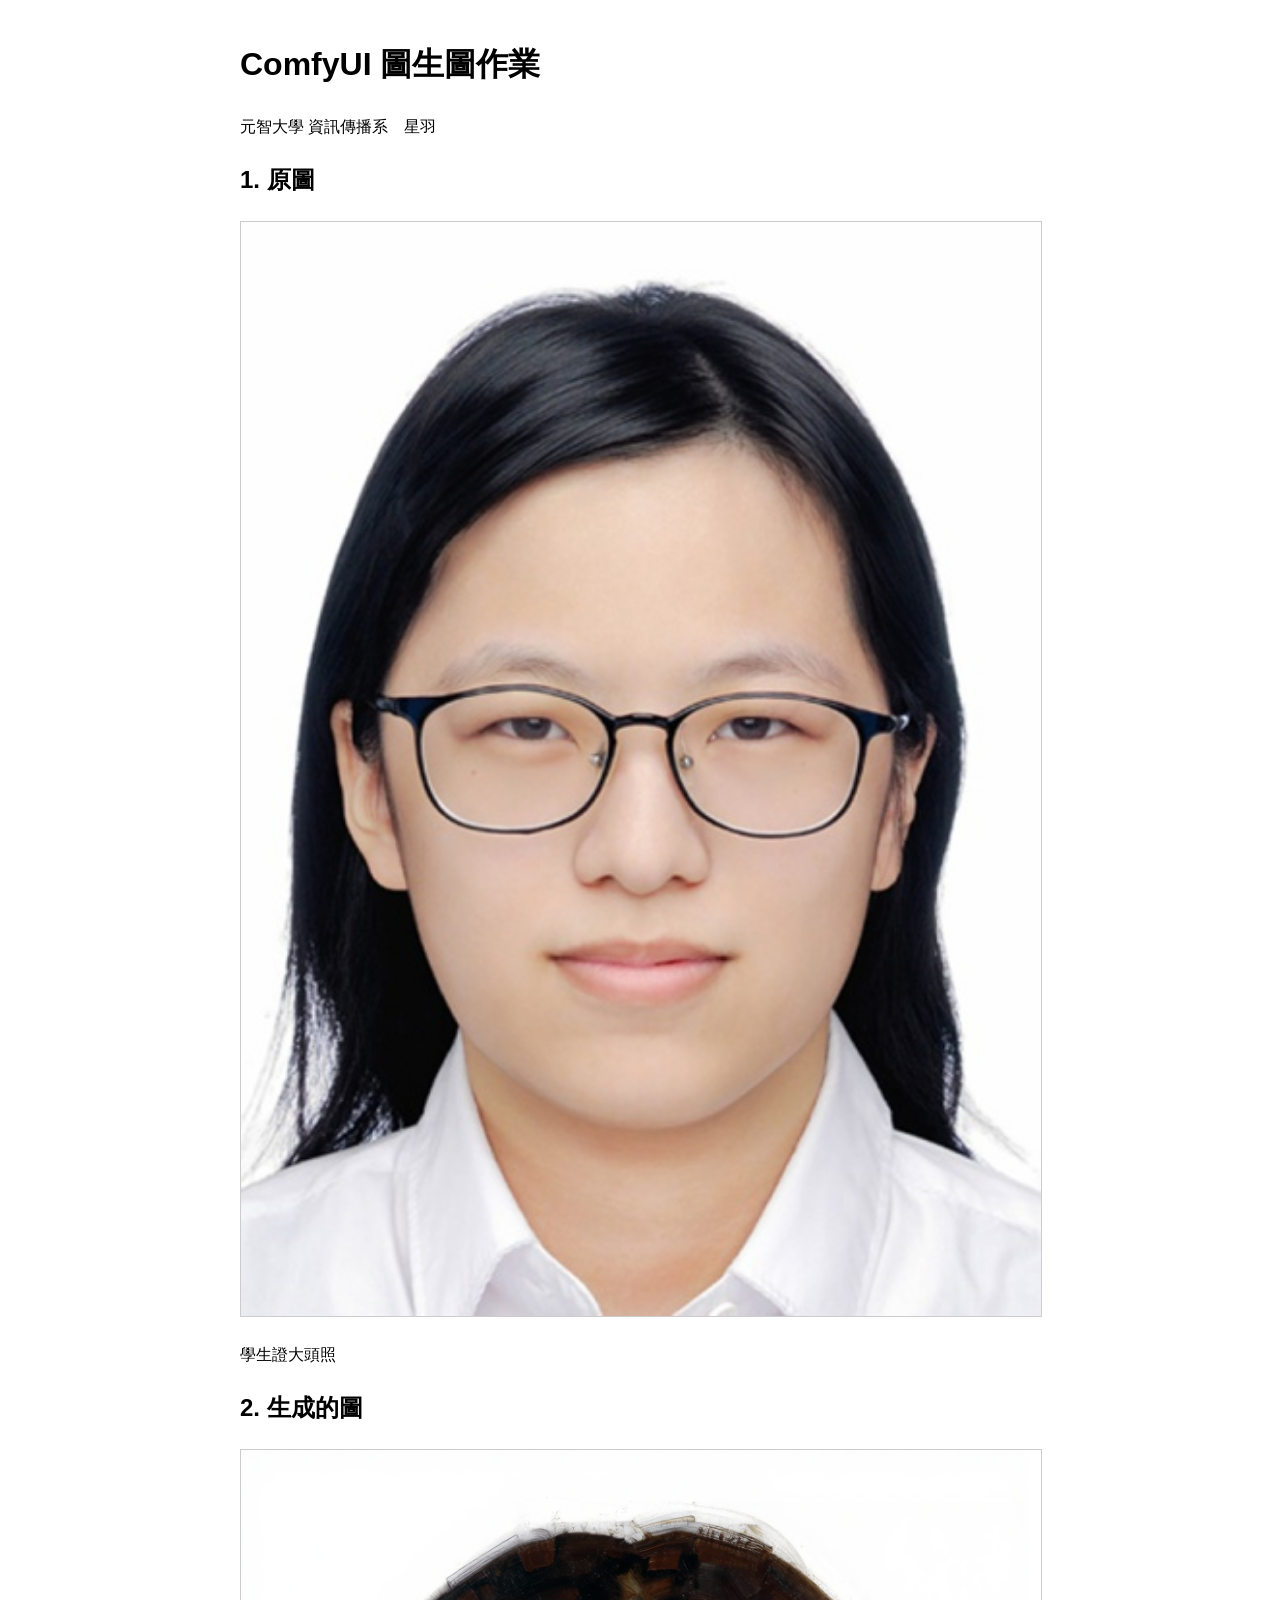
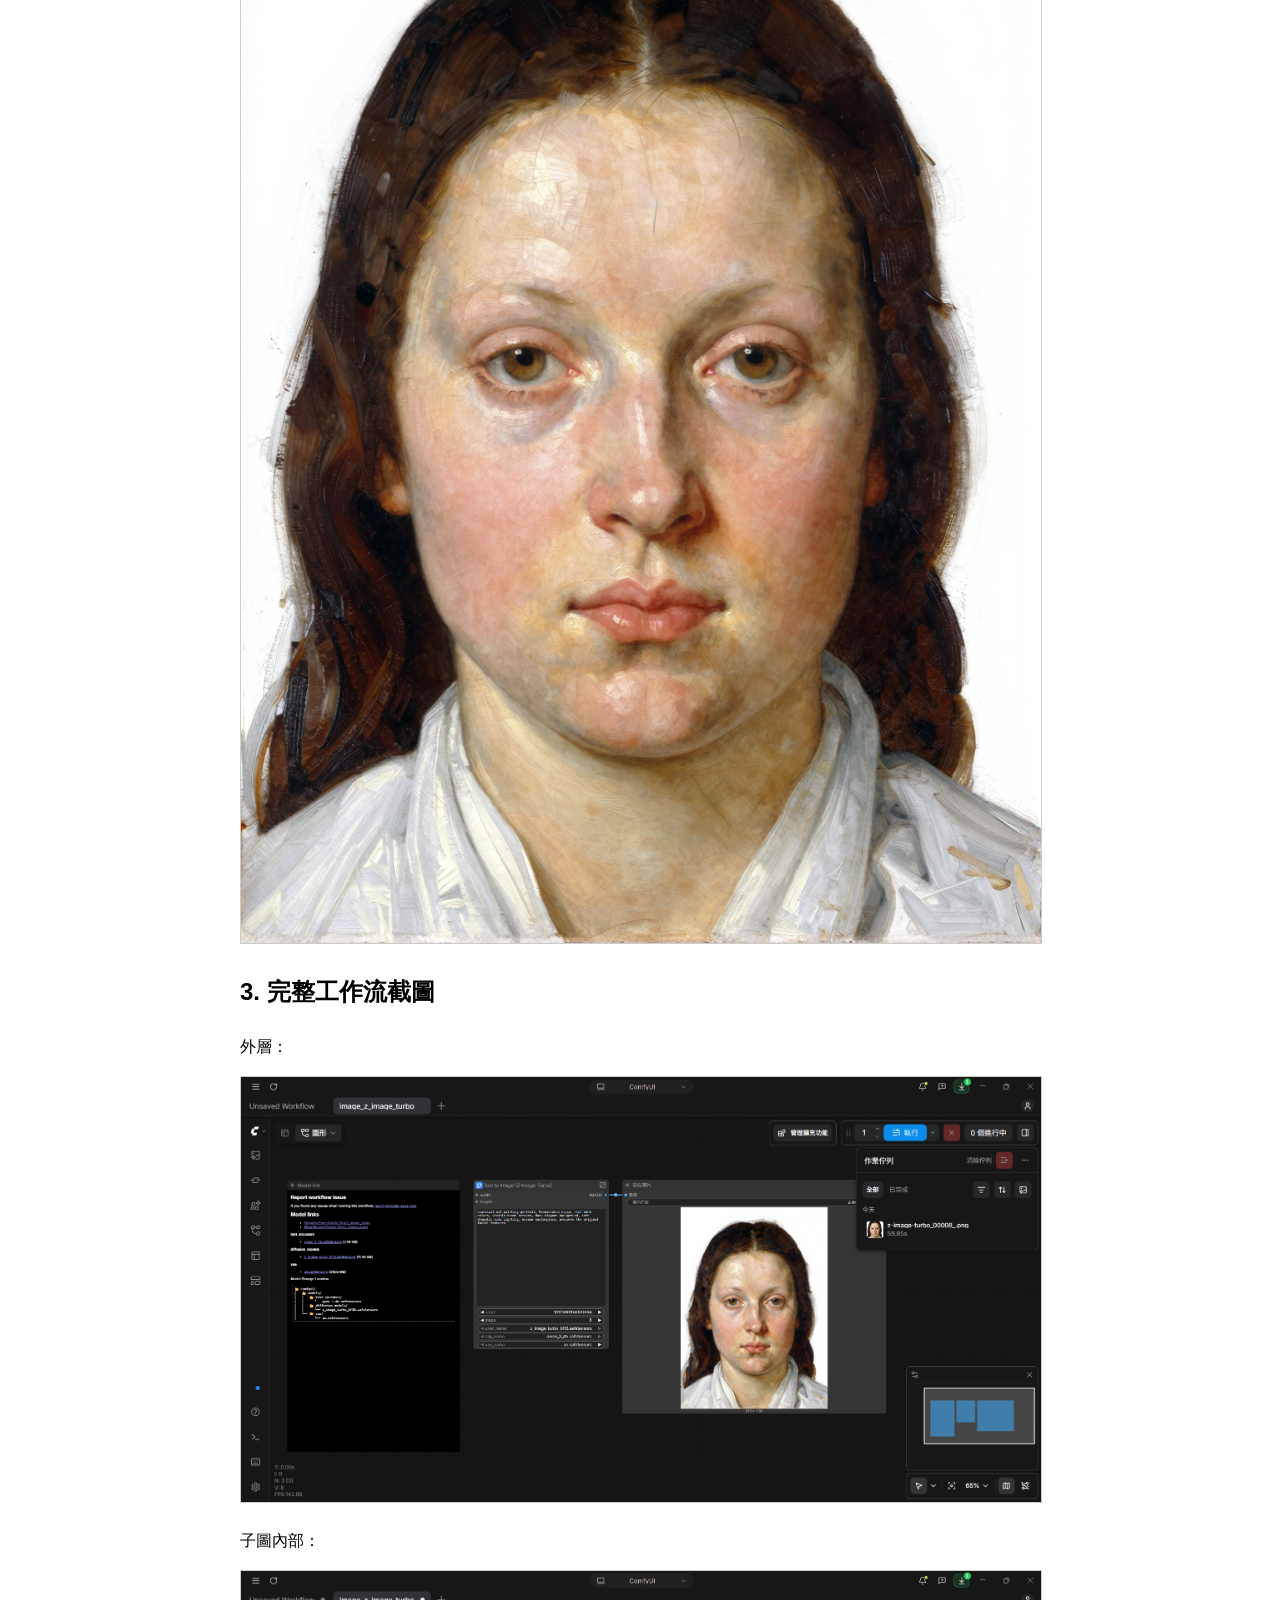
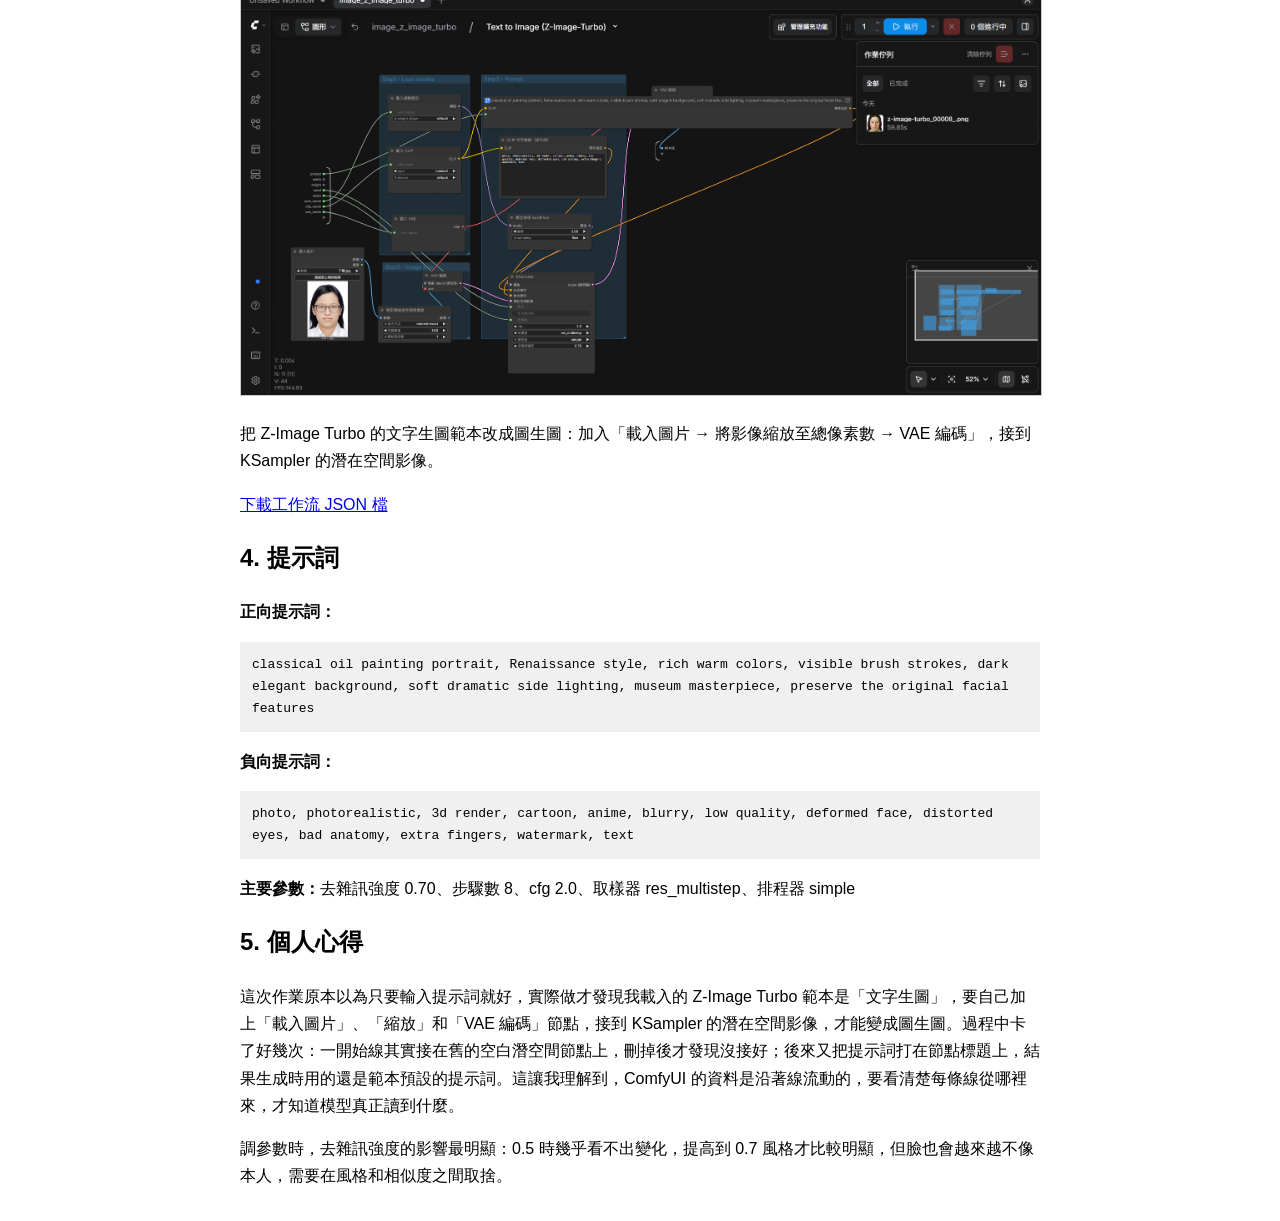
<file: 20261015_comfyui/index.html>
<!DOCTYPE html>
<html lang="zh-Hant">
<head>
  <meta charset="UTF-8">
  <meta name="viewport" content="width=device-width, initial-scale=1.0">
  <title>ComfyUI 圖生圖作業</title>

  <!-- 外觀設定：只有這幾行 -->
  <style>
    body {
      max-width: 800px;      /* 內容最寬 800 像素 */
      margin: 0 auto;        /* 置中 */
      padding: 16px;
      font-family: "Microsoft JhengHei", sans-serif;
      line-height: 1.7;
    }
    img {
      width: 100%;           /* 圖片寬度跟著畫面縮放 */
      border: 1px solid #ccc;
    }
    pre {
      background: #f0f0f0;   /* 提示詞的灰色底 */
      padding: 12px;
      white-space: pre-wrap; /* 太長自動換行 */
    }
  </style>
</head>

<body>

  <h1>ComfyUI 圖生圖作業</h1>
  <p>元智大學 資訊傳播系　星羽</p>

  <!-- 1. 原圖 -->
  <h2>1. 原圖</h2>
  <img src="images/original.jpg" alt="原圖">
  <p>學生證大頭照</p>

  <!-- 2. 生成的圖 -->
  <h2>2. 生成的圖</h2>
  <img src="images/result.png" alt="生成的圖">

  <!-- 3. 工作流截圖（兩張） -->
  <h2>3. 完整工作流截圖</h2>
  <p>外層：</p>
  <img src="images/workflow-outer.png" alt="工作流外層">
  <p>子圖內部：</p>
  <img src="images/workflow-inner.png" alt="工作流子圖內部">
  <p>把 Z-Image Turbo 的文字生圖範本改成圖生圖：加入「載入圖片 → 將影像縮放至總像素數 → VAE 編碼」，接到 KSampler 的潛在空間影像。</p>
  <p><a href="workflow.json" download>下載工作流 JSON 檔</a></p>

  <!-- 4. 提示詞 -->
  <h2>4. 提示詞</h2>
  <p><b>正向提示詞：</b></p>
  <pre>classical oil painting portrait, Renaissance style, rich warm colors, visible brush strokes, dark elegant background, soft dramatic side lighting, museum masterpiece, preserve the original facial features</pre>
  <p><b>負向提示詞：</b></p>
  <pre>photo, photorealistic, 3d render, cartoon, anime, blurry, low quality, deformed face, distorted eyes, bad anatomy, extra fingers, watermark, text</pre>
  <p><b>主要參數：</b>去雜訊強度 0.70、步驟數 8、cfg 2.0、取樣器 res_multistep、排程器 simple</p>
  
  <!-- 5. 心得 -->
  <h2>5. 個人心得</h2>
  <p>這次作業原本以為只要輸入提示詞就好，實際做才發現我載入的 Z-Image Turbo 範本是「文字生圖」，要自己加上「載入圖片」、「縮放」和「VAE 編碼」節點，接到 KSampler 的潛在空間影像，才能變成圖生圖。過程中卡了好幾次：一開始線其實接在舊的空白潛空間節點上，刪掉後才發現沒接好；後來又把提示詞打在節點標題上，結果生成時用的還是範本預設的提示詞。這讓我理解到，ComfyUI 的資料是沿著線流動的，要看清楚每條線從哪裡來，才知道模型真正讀到什麼。</p>
  <p>調參數時，去雜訊強度的影響最明顯：0.5 時幾乎看不出變化，提高到 0.7 風格才比較明顯，但臉也會越來越不像本人，需要在風格和相似度之間取捨。</p>

</body>
</html>
</file>
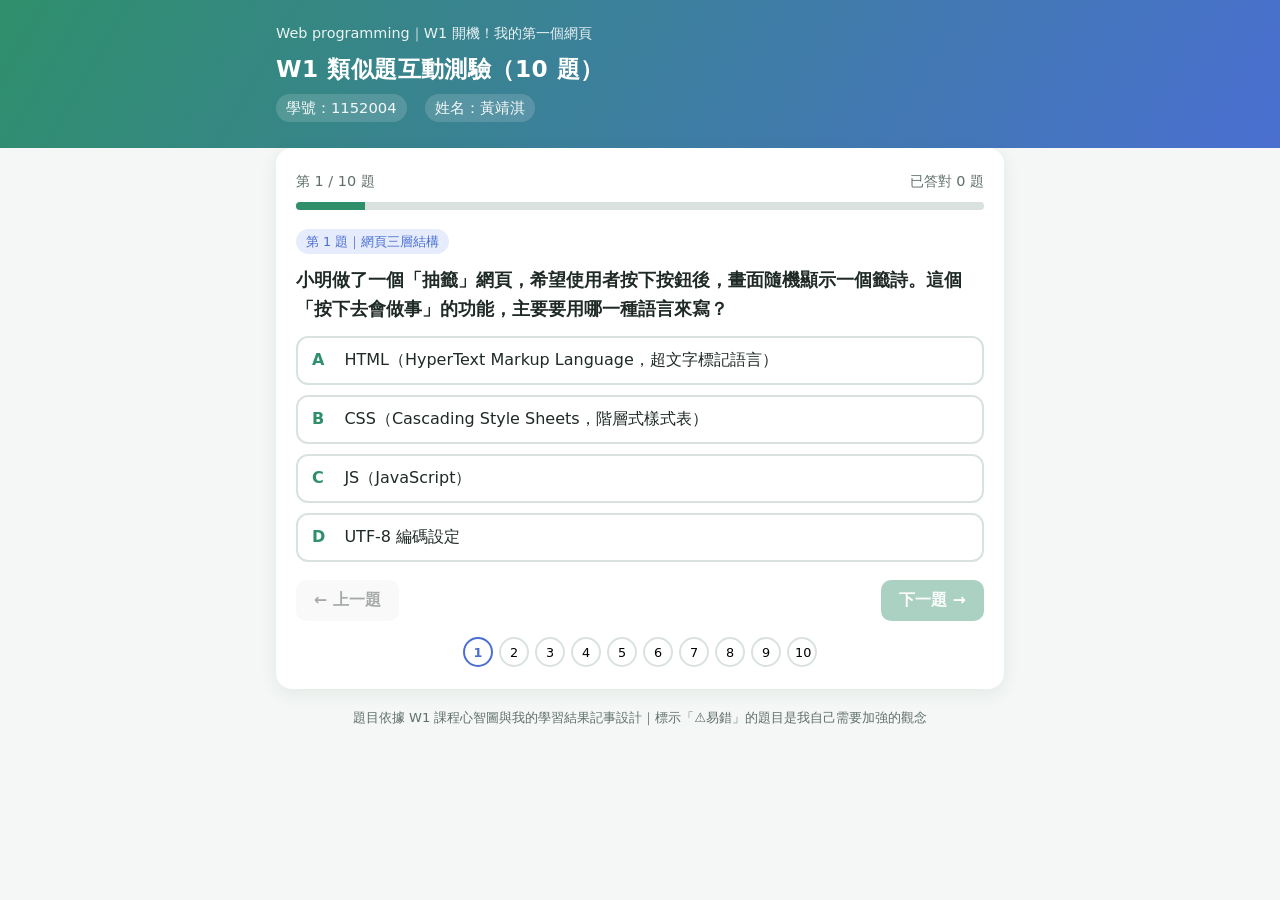
<file: 20261112_w1quiz/index.html>
<!DOCTYPE html>
<html lang="zh-Hant">
<head>
<meta charset="UTF-8">
<meta name="viewport" content="width=device-width, initial-scale=1.0">
<title>W1 類似題測驗｜我的第一個網頁</title>
<style>
  :root{
    --bg:#f4f7f5; --card:#ffffff; --ink:#1f2a27; --muted:#5f6f6a;
    --accent:#2f8f6b; --accent-soft:#e3f3ec; --blue:#4a6fd1; --blue-soft:#e6ecfb;
    --ok:#1f8a4c; --ok-soft:#e2f5e9; --bad:#c2413b; --bad-soft:#fbe7e5;
    --warn:#b7791f; --line:#d9e2de; --code:#1e2b33;
  }
  *{box-sizing:border-box}
  body{margin:0;font-family:"Noto Sans TC","PingFang TC","Microsoft JhengHei",system-ui,sans-serif;
    background:var(--bg);color:var(--ink);line-height:1.65}
  header{background:linear-gradient(120deg,#2f8f6b,#4a6fd1);color:#fff;padding:22px 16px 26px}
  .wrap{max-width:760px;margin:0 auto;padding:0 16px}
  header h1{margin:4px 0 6px;font-size:1.45rem;letter-spacing:.02em}
  header .meta{display:flex;flex-wrap:wrap;gap:8px 18px;font-size:.92rem;opacity:.95}
  header .meta span{background:rgba(255,255,255,.16);padding:2px 10px;border-radius:999px}
  main{margin-top:-14px;padding-bottom:40px}
  .card{background:var(--card);border-radius:16px;box-shadow:0 4px 18px rgba(30,60,50,.08);padding:22px 20px}
  .progress-row{display:flex;justify-content:space-between;align-items:center;font-size:.9rem;color:var(--muted);margin-bottom:8px}
  .bar{height:8px;background:var(--line);border-radius:99px;overflow:hidden;margin-bottom:18px}
  .bar>div{height:100%;background:var(--accent);width:0;transition:width .3s}
  .tag{display:inline-block;font-size:.8rem;background:var(--blue-soft);color:var(--blue);padding:2px 10px;border-radius:99px;margin-bottom:8px}
  .tag.weak{background:#fff4e0;color:var(--warn)}
  .q{font-size:1.1rem;font-weight:600;margin:4px 0 12px}
  pre{background:var(--code);color:#e6f1ec;padding:12px 14px;border-radius:10px;overflow-x:auto;font-size:.9rem;margin:0 0 14px;
    font-family:Consolas,"SFMono-Regular",Menlo,monospace;white-space:pre}
  .opts{display:grid;gap:10px}
  .opt{text-align:left;border:2px solid var(--line);background:#fff;border-radius:12px;padding:12px 14px;font-size:1rem;cursor:pointer;
    font-family:inherit;color:inherit;display:flex;gap:10px;align-items:flex-start;transition:border-color .15s,background .15s}
  .opt:hover:not(:disabled){border-color:var(--accent);background:var(--accent-soft)}
  .opt .lt{font-weight:700;color:var(--accent);min-width:1.4em}
  .opt code{font-family:Consolas,Menlo,monospace;background:#f0f3f2;padding:0 4px;border-radius:4px}
  .opt.correct{border-color:var(--ok);background:var(--ok-soft)}
  .opt.wrong{border-color:var(--bad);background:var(--bad-soft)}
  .opt:disabled{cursor:default}
  .explain{margin-top:16px;border-radius:12px;padding:14px 16px;display:none}
  .explain.show{display:block}
  .explain.ok{background:var(--ok-soft);border-left:5px solid var(--ok)}
  .explain.no{background:var(--bad-soft);border-left:5px solid var(--bad)}
  .explain h3{margin:0 0 6px;font-size:1rem}
  .explain p{margin:6px 0}
  .explain .life{background:rgba(255,255,255,.7);border-radius:8px;padding:8px 10px;margin-top:8px}
  .nav{display:flex;justify-content:space-between;gap:10px;margin-top:18px}
  .btn{border:none;border-radius:10px;padding:10px 18px;font-size:.98rem;cursor:pointer;font-family:inherit;font-weight:600}
  .btn.primary{background:var(--accent);color:#fff}
  .btn.ghost{background:#eef2f0;color:var(--ink)}
  .btn:disabled{opacity:.4;cursor:default}
  .dots{display:flex;flex-wrap:wrap;gap:6px;justify-content:center;margin-top:16px}
  .dot{width:30px;height:30px;border-radius:50%;border:2px solid var(--line);background:#fff;font-size:.8rem;cursor:pointer;font-family:inherit}
  .dot.cur{border-color:var(--blue);color:var(--blue);font-weight:700}
  .dot.r{background:var(--ok);border-color:var(--ok);color:#fff}
  .dot.w{background:var(--bad);border-color:var(--bad);color:#fff}
  .result{text-align:center}
  .score{font-size:3rem;font-weight:800;color:var(--accent);margin:6px 0}
  .review{text-align:left;margin-top:18px}
  .review li{margin-bottom:10px}
  .review .ans{color:var(--ok);font-weight:600}
  .hidden{display:none}
  footer{text-align:center;color:var(--muted);font-size:.82rem;margin-top:18px}
  @media (max-width:480px){ header h1{font-size:1.2rem} .q{font-size:1.02rem} .card{padding:18px 14px} }
</style>
</head>
<body>
<header>
  <div class="wrap">
    <div style="font-size:.9rem;opacity:.9">Web programming｜W1 開機！我的第一個網頁</div>
    <h1>W1 類似題互動測驗（10 題）</h1>
    <div class="meta"><span>學號：1152004</span><span>姓名：黃靖淇</span></div>
  </div>
</header>

<main class="wrap">
  <section id="quiz" class="card">
    <div class="progress-row"><span id="pText">第 1 / 10 題</span><span id="sText">已答對 0 題</span></div>
    <div class="bar"><div id="pBar"></div></div>
    <div id="tags"></div>
    <div class="q" id="qText"></div>
    <pre id="qCode" class="hidden"></pre>
    <div class="opts" id="opts"></div>
    <div class="explain" id="explain"></div>
    <div class="nav">
      <button class="btn ghost" id="prev">← 上一題</button>
      <button class="btn primary" id="next">下一題 →</button>
    </div>
    <div class="dots" id="dots"></div>
  </section>

  <section id="result" class="card result hidden">
    <h2 style="margin:0">測驗完成！</h2>
    <div class="score" id="finalScore"></div>
    <p id="comment" style="margin:0;color:var(--muted)"></p>
    <div class="review" id="review"></div>
    <div class="nav" style="justify-content:center;flex-wrap:wrap">
      <button class="btn ghost" id="retryWrong">只重做答錯的題目</button>
      <button class="btn primary" id="restart">全部重新作答</button>
    </div>
  </section>

  <footer>題目依據 W1 課程心智圖與我的學習結果記事設計｜標示「⚠️易錯」的題目是我自己需要加強的觀念</footer>
</main>

<script>
const QUESTIONS = [
  {
    concept:"網頁三層結構", weak:false,
    q:"小明做了一個「抽籤」網頁，希望使用者按下按鈕後，畫面隨機顯示一個籤詩。這個「按下去會做事」的功能，主要要用哪一種語言來寫？",
    opts:["HTML（HyperText Markup Language，超文字標記語言）","CSS（Cascading Style Sheets，階層式樣式表）","JS（JavaScript）","UTF-8 編碼設定"],
    ans:2,
    why:"按鈕被點擊後要「做事情」，屬於互動邏輯，是 JavaScript 的工作。HTML 只負責放一顆按鈕在那裡（內容與架構），CSS 只負責按鈕長什麼樣子（顏色、大小），UTF-8 跟文字編碼有關、跟互動無關。",
    life:"網頁就像一個人：HTML 是骨架，CSS 是衣服，JS 是動作。骨架讓你有手，衣服讓手好看，但「舉手抽籤」這個動作要靠 JS。"
  },
  {
    concept:"運作機制", weak:false,
    q:"你在網址列輸入網址並按下 Enter 之後，伺服器（Server）實際傳回給瀏覽器（Browser）的是什麼？",
    opts:["一張已經畫好的網頁截圖","一份寫滿標籤的純文字檔，由瀏覽器一行一行翻譯成畫面","一個需要安裝的應用程式","一段影片串流"],
    ans:1,
    why:"伺服器回傳的是 HTML 純文字檔（裡面全是標籤），真正把它「畫」成你看到的畫面的是瀏覽器。所以同一份 HTML 在不同瀏覽器看起來可能有些微差異。",
    life:"像去手搖飲店點餐：你（使用者）填點單，店員（伺服器）把寫滿代號的貼紙交出去，製飲人員（瀏覽器）看貼紙一項一項做出飲料（畫面）。"
  },
  {
    concept:"檔名三大規矩", weak:true,
    q:"老師要求網站首頁檔案要能直接被當成首頁打開。以下哪個檔名完全符合「檔名三大規矩」？",
    opts:["<code>Index.html</code>","<code>my home.html</code>","<code>index.html</code>","<code>index.html.txt</code>"],
    ans:2,
    why:"三大規矩：①首頁必須叫 index.html ②全部英文小寫、不要空格 ③副檔名必須是 .html 結尾。Index.html 有大寫 I；my home.html 有空格又不是 index；index.html.txt 實際副檔名是 .txt，會被當成文字檔。",
    life:"就像寄包裹的地址要照格式寫，郵差（伺服器）才找得到。少一個字或多一個空格，包裹就送不到。"
  },
  {
    concept:"標籤（Tag）", weak:true,
    q:"下列哪一行段落標籤寫法是正確的？",
    opts:["<code>&lt;p&gt;今天學 HTML&lt;p/&gt;</code>","<code>&lt;p&gt;今天學 HTML&lt;/p&gt;</code>","<code>&lt;/p&gt;今天學 HTML&lt;p&gt;</code>","<code>&lt;p&gt;今天學 HTML&lt;\\p&gt;</code>"],
    ans:1,
    why:"標籤是用尖括號包起來的名字，有「開始標籤」和「結束標籤」。結束標籤是在名字「前面」多一條斜線 /，寫成 &lt;/p&gt;。斜線放後面（&lt;p/&gt;）、用反斜線（\\）、或開始結束顛倒都是錯的。",
    life:"像括號「（ ）」一樣要成對，而且「開」在前、「關」在後；結束標籤的斜線就像在門上掛「已關門」的牌子。"
  },
  {
    concept:"巢狀結構（Nesting）", weak:true,
    q:"想讓段落裡面有一個超連結，下列哪一種寫法的巢狀順序正確？",
    opts:[
      "<code>&lt;p&gt;&lt;a href=\"#\"&gt;點我&lt;/p&gt;&lt;/a&gt;</code>",
      "<code>&lt;a href=\"#\"&gt;&lt;p&gt;點我&lt;/a&gt;&lt;/p&gt;</code>",
      "<code>&lt;p&gt;&lt;a href=\"#\"&gt;點我&lt;/a&gt;&lt;/p&gt;</code>",
      "<code>&lt;p&gt;&lt;a href=\"#\"&gt;點我&lt;/p&gt;</code>"
    ],
    ans:2,
    why:"巢狀規則是「後開的先關」：先開 &lt;p&gt;、再開 &lt;a&gt;，所以要先關 &lt;/a&gt;、最後才關 &lt;/p&gt;。A、B 關閉順序交叉了；D 少了 &lt;/a&gt;。",
    life:"像俄羅斯娃娃：最後放進去的小娃娃要最先拿出來，不能大娃娃還沒打開就想把小娃娃關回去。"
  },
  {
    concept:"屬性（Attribute）", weak:false,
    q:"看下面這行程式碼，哪一個部分是「屬性」？",
    code:'<a href="https://www.yzu.edu.tw">元智大學</a>',
    opts:["<code>&lt;a&gt;</code>","<code>href=\"https://www.yzu.edu.tw\"</code>","<code>元智大學</code>","<code>&lt;/a&gt;</code>"],
    ans:1,
    why:"屬性寫在「開始標籤」裡面，格式是 名字=\"值\"。這裡 href 是屬性名稱，網址是它的值，用來告訴超連結要跳去哪裡。&lt;a&gt; 和 &lt;/a&gt; 是標籤，「元智大學」是內容；開始標籤＋內容＋結束標籤合起來才叫「元素（Element）」。",
    life:"元素像一個貼好標籤的盒子，屬性就是盒子上的「寄送地址」貼紙：盒子本身是超連結，地址告訴它要送去哪裡。"
  },
  {
    concept:"空元素（Empty Element）", weak:false,
    q:"下列哪一個標籤是「空元素」，不需要寫結束標籤？",
    opts:["<code>&lt;p&gt;</code>","<code>&lt;h1&gt;</code>","<code>&lt;br&gt;</code>","<code>&lt;title&gt;</code>"],
    ans:2,
    why:"空元素沒有內容可以包，所以不需要結束標籤，例如 &lt;br&gt;（換行）和 &lt;hr&gt;（水平分隔線）。&lt;p&gt;、&lt;h1&gt;、&lt;title&gt; 都要包住文字，必須成對寫。",
    life:"&lt;br&gt; 就像按一下 Enter 鍵：它只是一個「動作記號」，裡面沒有東西要裝，所以不用「關起來」。"
  },
  {
    concept:"HTML 基本骨架", weak:false,
    q:"同學的網頁打開後，中文全部變成「å¤§å®¶å¥½」這種亂碼，英文卻正常。他最可能在 &lt;head&gt; 裡漏寫了哪一行？",
    opts:["<code>&lt;!DOCTYPE html&gt;</code>","<code>&lt;meta charset=\"UTF-8\"&gt;</code>","<code>&lt;title&gt;我的網頁&lt;/title&gt;</code>","<code>&lt;body&gt;</code>"],
    ans:1,
    why:"charset=\"UTF-8\" 是在設定編碼，UTF-8 全名是 Unicode Transformation Format – 8-bit，能正確顯示中文。沒有它，瀏覽器可能用錯誤的編碼讀檔，中文就變亂碼。&lt;!DOCTYPE html&gt; 是宣告 HTML5 文件，&lt;title&gt; 是分頁標題，&lt;body&gt; 放畫面內容，都跟亂碼無關。",
    life:"像拿到一封外文信：如果不先講好「這封信用中文寫」，讀信的人用錯字典查，就會讀成一堆看不懂的字。"
  },
  {
    concept:"開發工具與環境", weak:false,
    q:"你在 VS Code（Visual Studio Code）改了網頁內容，希望一按存檔，瀏覽器就自動重新整理顯示最新結果。應該使用哪個工具？",
    opts:["瀏覽器開發工具（F12）","Live Server 擴充功能","記事本","檔案總管的「重新命名」"],
    ans:1,
    why:"Live Server（作者 Ritwick Dey）是 VS Code 的擴充功能，存檔後會自動幫你重新整理瀏覽器。F12 開發者工具是用來檢查元素、看原始碼、除錯的，不會自動重新整理；記事本和重新命名都沒有這個功能。",
    life:"Live Server 像餐廳的「出餐叫號螢幕」：廚房（VS Code）一做好，螢幕（瀏覽器）就自動更新，不用你一直跑去問好了沒。"
  },
  {
    concept:"開發除錯", weak:true,
    q:"小華在記事本寫好網頁存成「index.html」，但雙擊後卻是用記事本打開，看到的還是一堆標籤原文。最可能的原因和處理方式是？",
    opts:[
      "HTML 語法寫錯了，要重寫整份檔案",
      "電腦沒有網路，要連上網路才能打開",
      "檔案其實是 index.html.txt，要打開「顯示副檔名」設定確認並改掉 .txt",
      "要把檔名改成 INDEX.HTML 全大寫"
    ],
    ans:2,
    why:"Windows 預設會隱藏副檔名，記事本存檔時又自動加上 .txt，所以看起來叫 index.html，實際上是 index.html.txt，電腦就把它當文字檔。打開「顯示副檔名」設定就能看到並修正。語法錯誤不會讓它變成用記事本開；本機檔案不需要網路；全大寫則違反檔名規矩。",
    life:"就像一個便當盒外面又套了一個「文具」紙袋：裡面明明是便當，但大家看袋子就以為是文具。把外面的 .txt 紙袋拆掉就對了。"
  }
];

const L = ["A","B","C","D"];
let cur = 0;
let answers = new Array(QUESTIONS.length).fill(null);
let order = QUESTIONS.map((_,i)=>i);

const $ = id => document.getElementById(id);

function render(){
  const qi = order[cur];
  const item = QUESTIONS[qi];
  $("pText").textContent = `第 ${cur+1} / ${order.length} 題`;
  $("pBar").style.width = ((cur+1)/order.length*100)+"%";
  const correctCount = order.filter(i=>answers[i]!==null && answers[i]===QUESTIONS[i].ans).length;
  $("sText").textContent = `已答對 ${correctCount} 題`;

  $("tags").innerHTML = `<span class="tag">第 ${qi+1} 題｜${item.concept}</span>` +
    (item.weak ? ` <span class="tag weak">⚠️易錯</span>` : "");
  $("qText").innerHTML = item.q;
  if(item.code){ $("qCode").textContent = item.code; $("qCode").classList.remove("hidden"); }
  else { $("qCode").classList.add("hidden"); }

  const box = $("opts"); box.innerHTML = "";
  item.opts.forEach((o,oi)=>{
    const b = document.createElement("button");
    b.className = "opt";
    b.innerHTML = `<span class="lt">${L[oi]}</span><span>${o}</span>`;
    b.onclick = ()=>choose(qi,oi);
    if(answers[qi]!==null){
      b.disabled = true;
      if(oi===item.ans) b.classList.add("correct");
      else if(oi===answers[qi]) b.classList.add("wrong");
    }
    box.appendChild(b);
  });

  const ex = $("explain");
  if(answers[qi]!==null){
    const ok = answers[qi]===item.ans;
    ex.className = "explain show " + (ok?"ok":"no");
    ex.innerHTML = `<h3>${ok?"✅ 答對了！":"❌ 再想想～正確答案是 "+L[item.ans]}</h3>
      <p>${item.why}</p><div class="life">💡 生活比喻：${item.life}</div>`;
  } else { ex.className = "explain"; ex.innerHTML = ""; }

  $("prev").disabled = cur===0;
  $("next").textContent = cur===order.length-1 ? "看結果 ✓" : "下一題 →";
  $("next").disabled = answers[qi]===null;

  const dots = $("dots"); dots.innerHTML = "";
  order.forEach((i,k)=>{
    const d = document.createElement("button");
    d.className = "dot" + (k===cur?" cur":"") + (answers[i]===null?"":(answers[i]===QUESTIONS[i].ans?" r":" w"));
    d.textContent = i+1;
    d.title = `第 ${i+1} 題`;
    d.onclick = ()=>{ cur=k; render(); };
    dots.appendChild(d);
  });
}

function choose(qi,oi){
  if(answers[qi]!==null) return;
  answers[qi]=oi;
  render();
}

function showResult(){
  $("quiz").classList.add("hidden");
  $("result").classList.remove("hidden");
  const total = QUESTIONS.length;
  const score = QUESTIONS.filter((q,i)=>answers[i]===q.ans).length;
  $("finalScore").textContent = `${score} / ${total}`;
  $("comment").textContent = score===total ? "全部答對！W1 觀念很穩 🎉"
    : score>=8 ? "很棒！再看一下答錯的觀念就完美了。"
    : score>=5 ? "有基礎了，針對下面答錯的題目再複習一次吧。"
    : "建議回頭看一次 W1 心智圖，再挑戰一次！";
  const wrong = QUESTIONS.map((q,i)=>({q,i})).filter(x=>answers[x.i]!==x.q.ans);
  $("retryWrong").classList.toggle("hidden", wrong.length===0);
  $("review").innerHTML = wrong.length===0 ? "" :
    `<h3>需要複習的題目</h3><ol>` + wrong.map(x=>
      `<li>第 ${x.i+1} 題（${x.q.concept}）：${x.q.q}<br><span class="ans">正確答案：${L[x.q.ans]}. ${x.q.opts[x.q.ans]}</span></li>`
    ).join("") + `</ol>`;
  window.scrollTo({top:0,behavior:"smooth"});
}

$("prev").onclick = ()=>{ if(cur>0){cur--;render();} };
$("next").onclick = ()=>{
  if(cur<order.length-1){cur++;render();}
  else if(order.every(i=>answers[i]!==null)) showResult();
  else { const k = order.findIndex(i=>answers[i]===null); cur=k; render(); }
};
$("restart").onclick = ()=>{
  answers = answers.map(()=>null); order = QUESTIONS.map((_,i)=>i); cur=0;
  $("result").classList.add("hidden"); $("quiz").classList.remove("hidden"); render();
};
$("retryWrong").onclick = ()=>{
  const wrong = QUESTIONS.map((q,i)=>i).filter(i=>answers[i]!==QUESTIONS[i].ans);
  wrong.forEach(i=>answers[i]=null);
  order = wrong; cur=0;
  $("result").classList.add("hidden"); $("quiz").classList.remove("hidden"); render();
};

render();
</script>
</body>
</html>
</file>
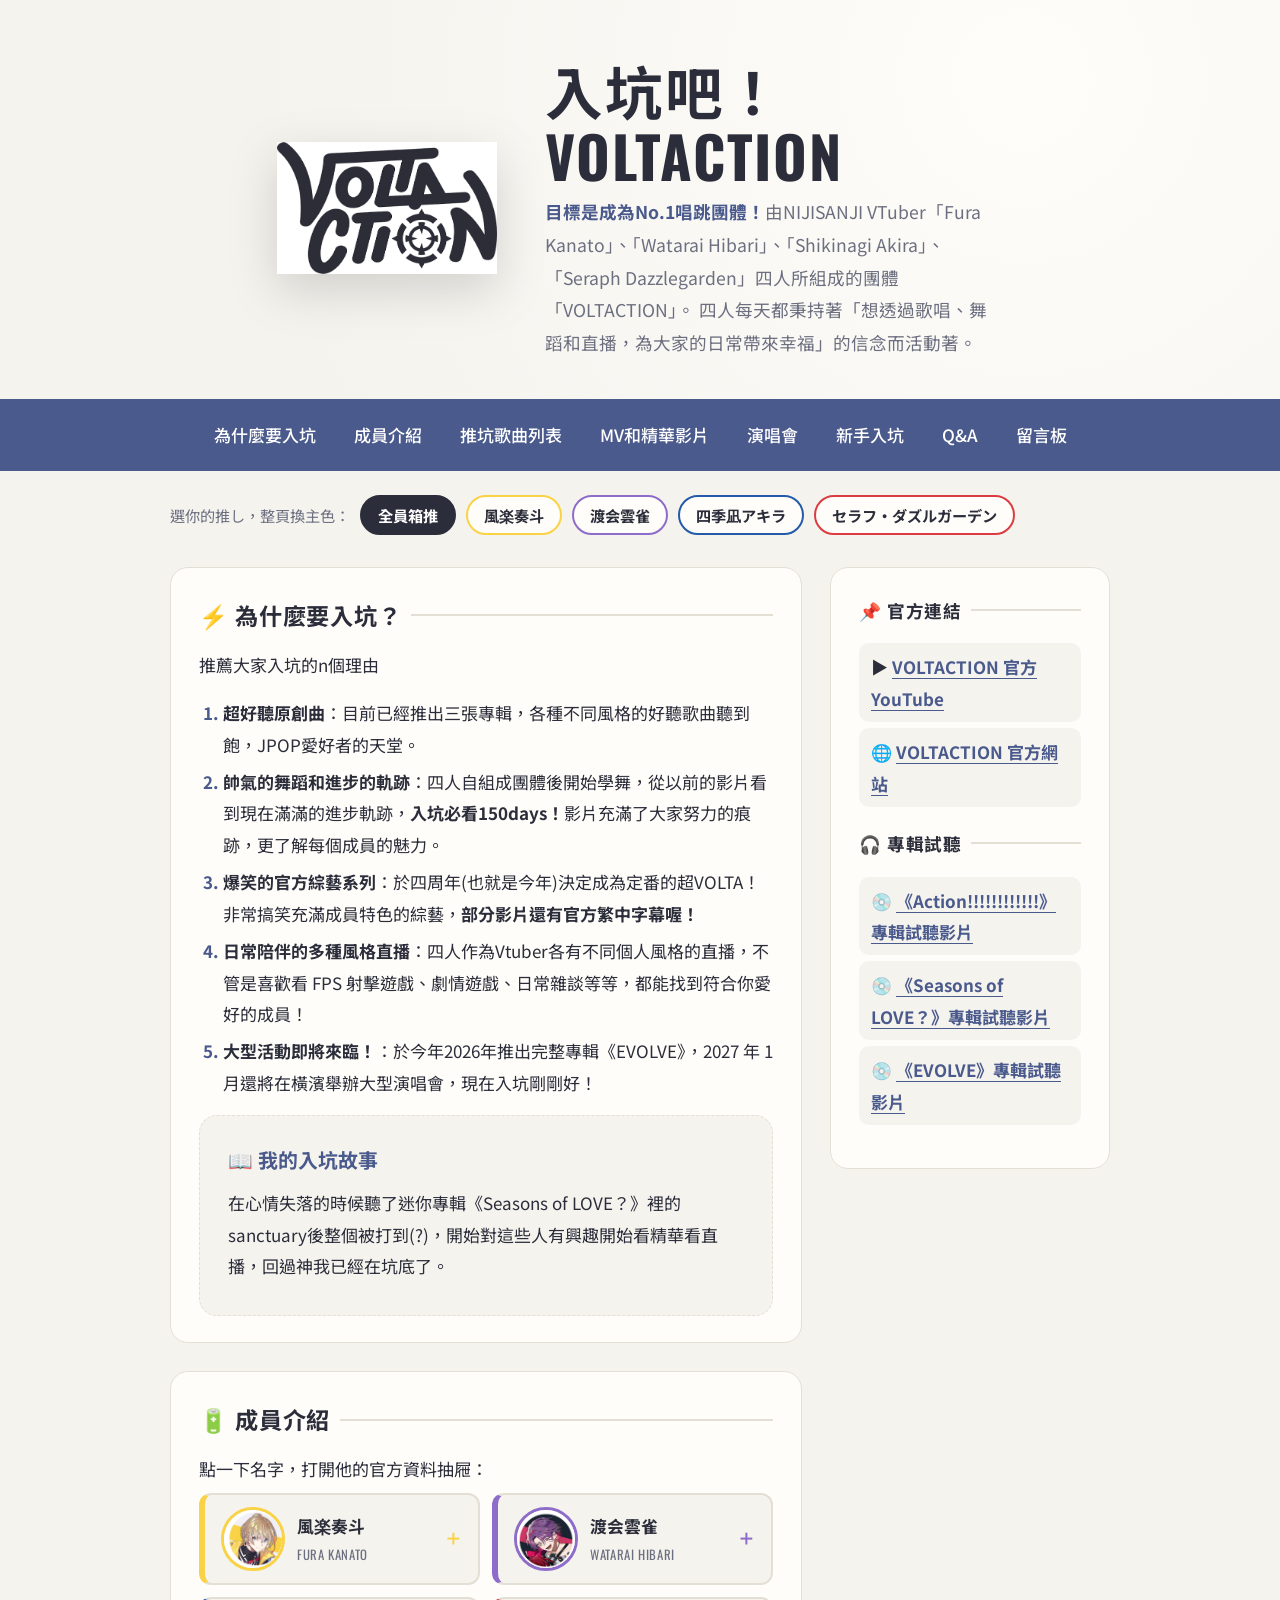
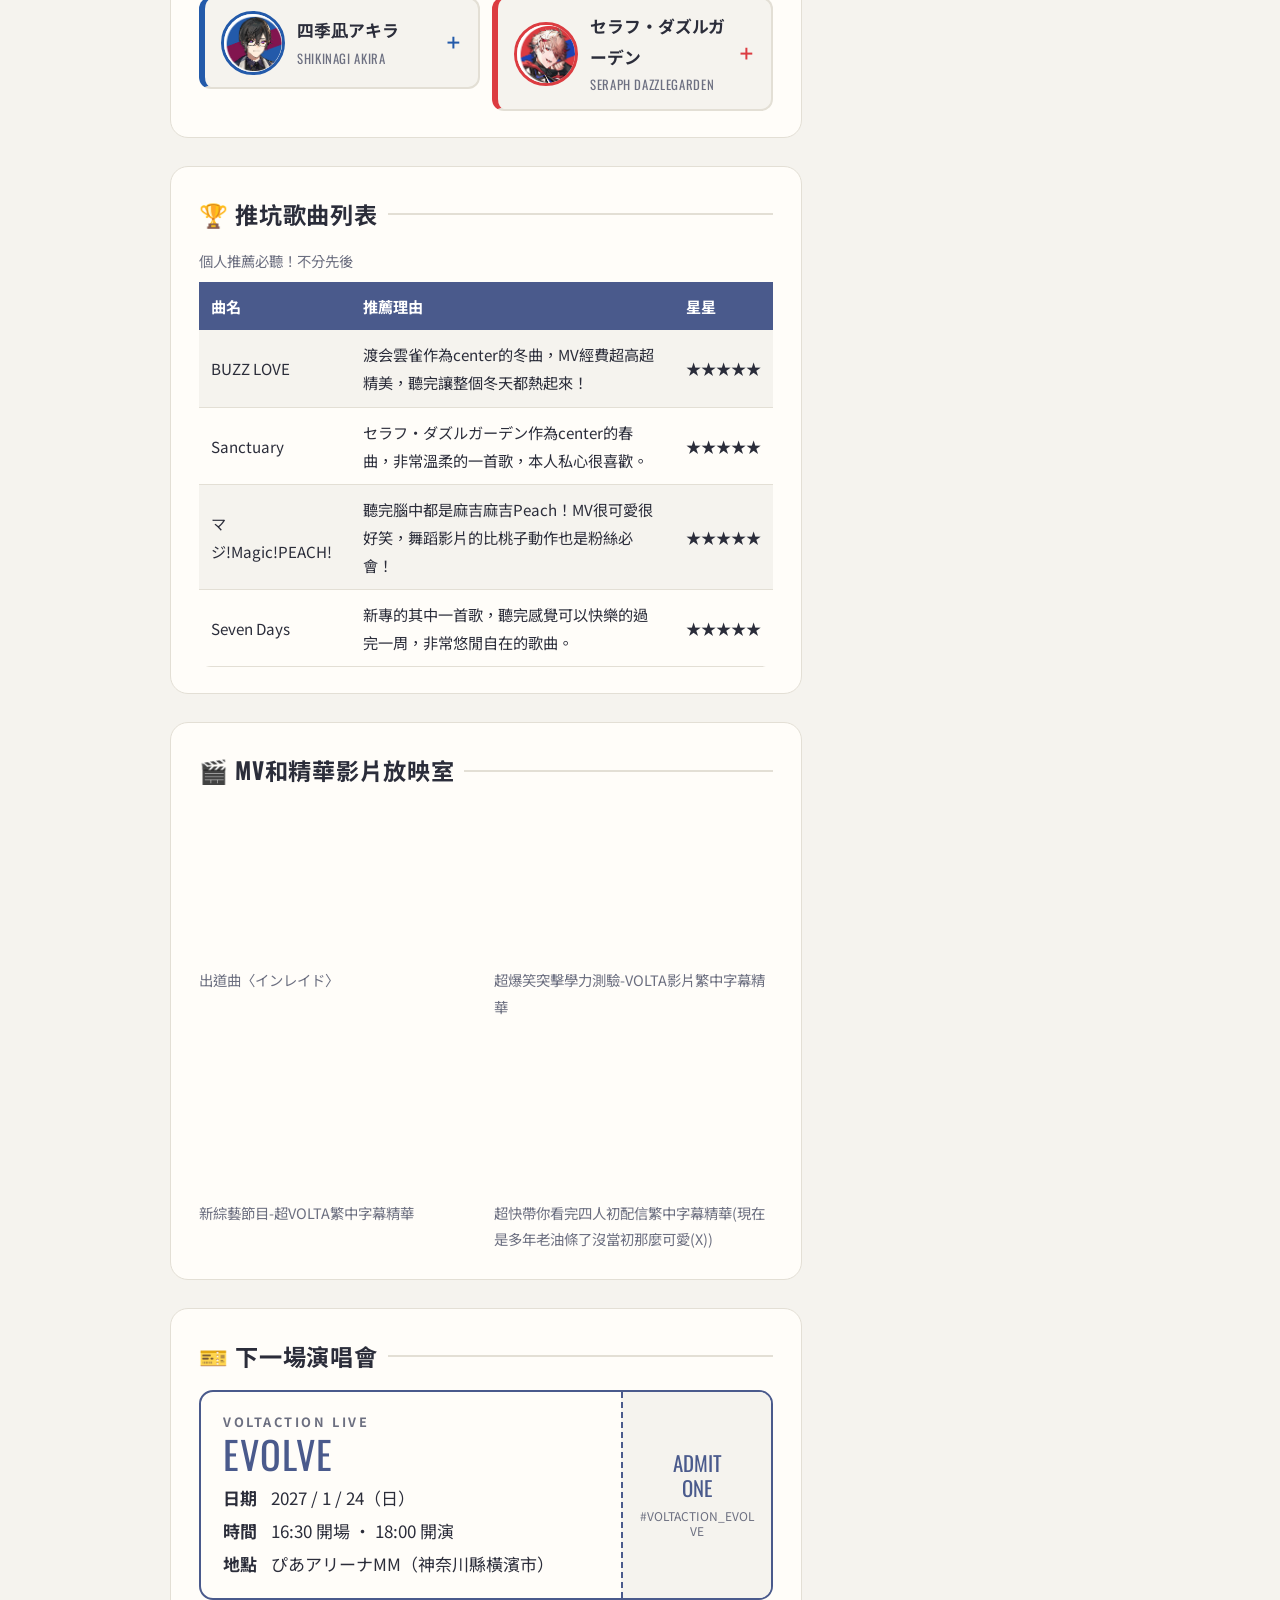
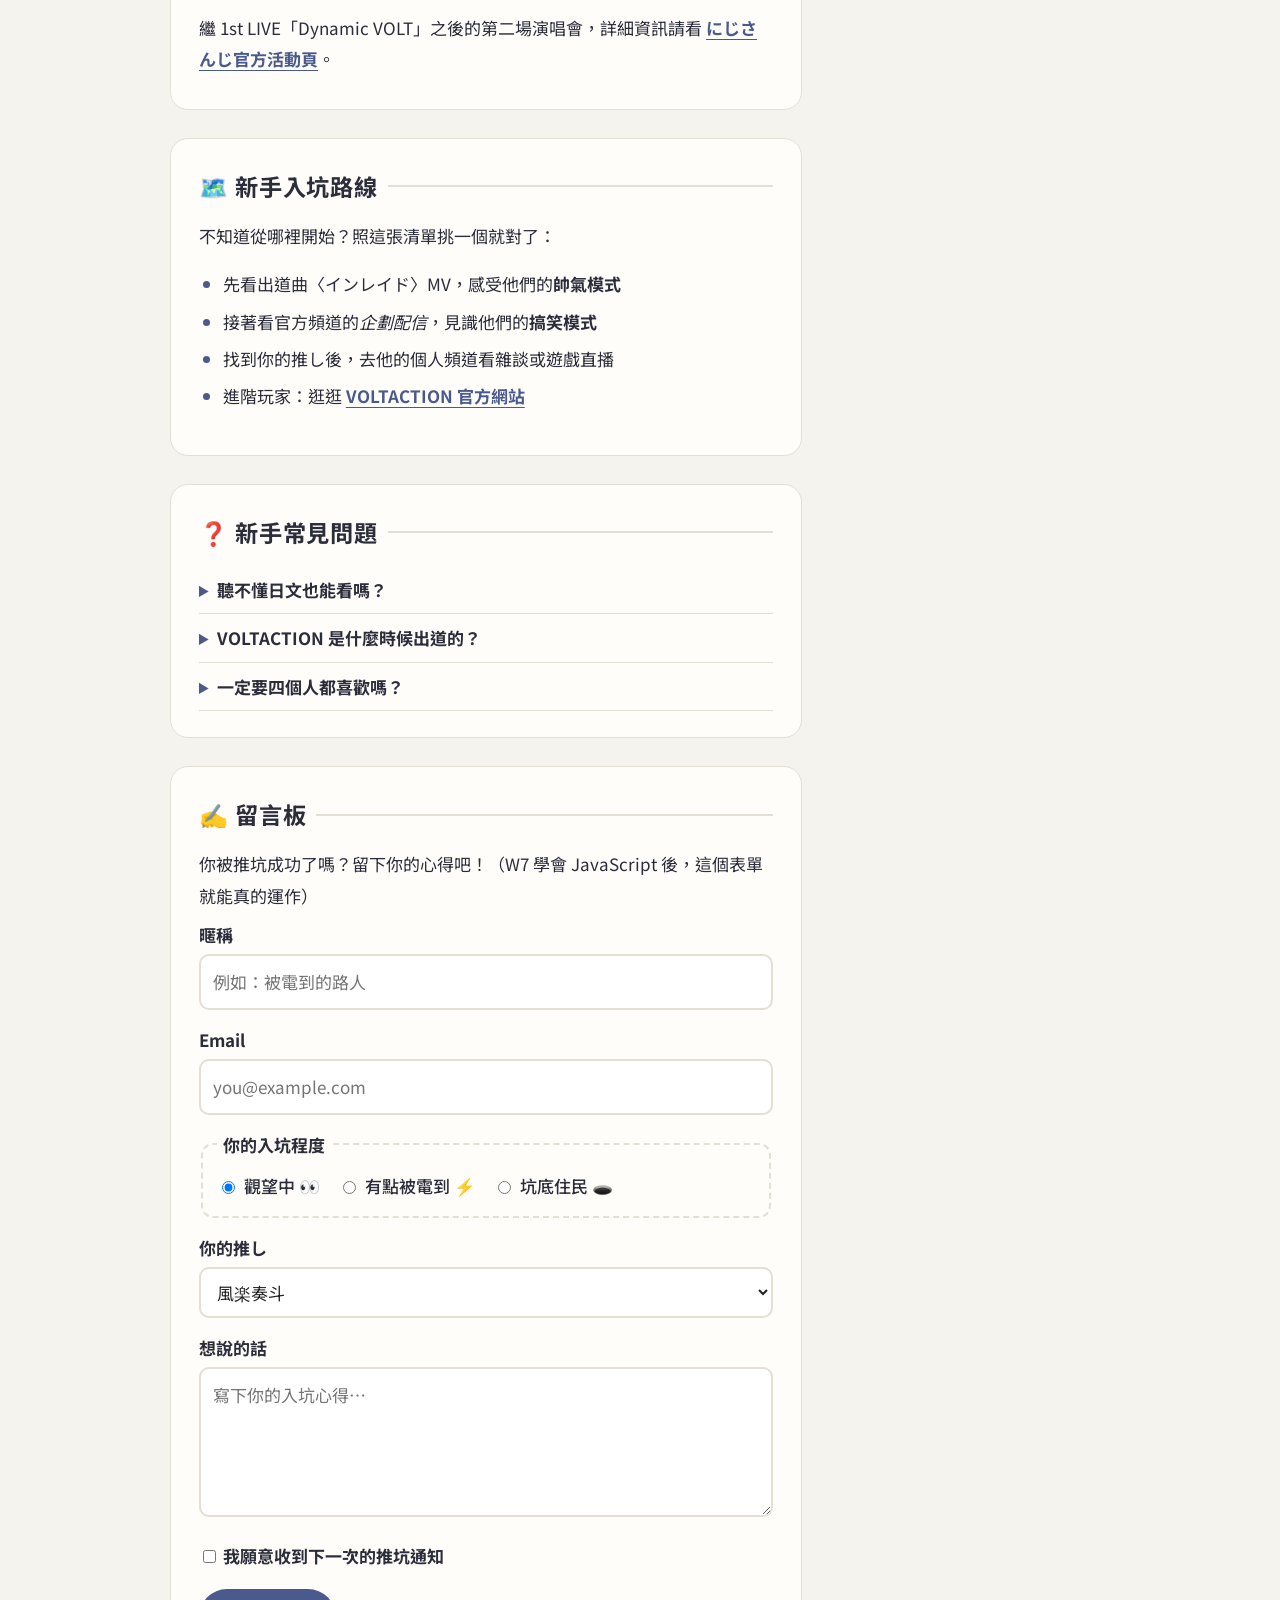
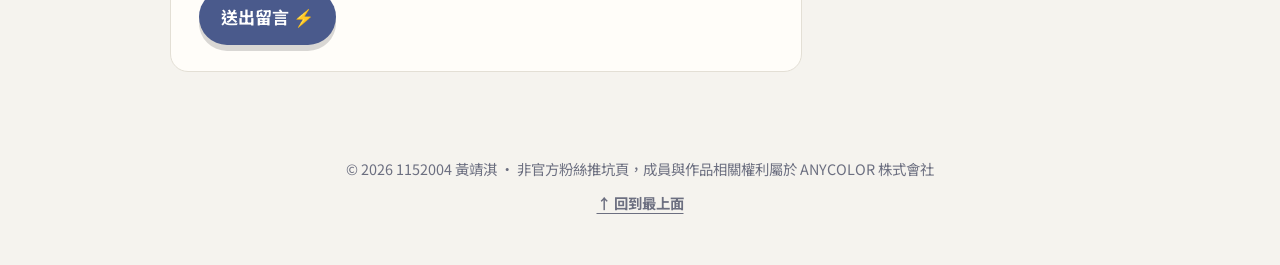
<file: task_20261119/index.html>
<!DOCTYPE html>
<!--
  ============================================================
  閱讀說明（給自己和老師看）
  ・老師範例的原始註解全部保留
  ・✏️ 已修改 = 老師範例本來就有的地方，我換成自己的內容
  ・🆕 新增   = 老師範例沒有、我自己加上的區塊或功能
  ============================================================
-->
<!-- ↑ HTML5 文件宣告；下一行 lang="zh-Hant" 代表繁體中文 -->
<html lang="zh-Hant">
<!-- ===== head：瀏覽器的設定區，不會顯示在畫面上 ===== -->
<head>
  <!-- 文字編碼：中文不變亂碼 -->
  <meta charset="UTF-8">
  <!-- 手機用正常大小顯示 -->
  <meta name="viewport" content="width=device-width, initial-scale=1.0">
  <!-- ✏️ 改這裡：你的推坑主題 -->
  <!-- ✏️ 已修改：換成 VOLTACTION 主題 -->
  <title>入坑吧！VOLTACTION！</title>
  <!-- 借穿的衣服，這行先不要動 -->
  <!-- （老師的樣式全部保留，新增的樣式加在 theme.css 最下面） -->
  <link rel="stylesheet" href="theme.css">
</head>

<!-- ✏️ 改這裡：同學可以為自己網頁換配色 theme-milktea / theme-matcha / theme-taro -->
<!-- ✏️ 已修改：改用自己新增的配色 theme-volta（定義在 theme.css 最下面） -->
<body class="theme-volta">

  <!-- 🆕 新增：選推し換主色用的 radio（同一組 name="oshi"，一次只能選一個） -->
  <!-- 放在 body 最前面，CSS 才能用 :has() 偵測哪一個被選中 -->
  <input type="radio" name="oshi" id="oshi-all" class="oshi-radio" checked>
  <input type="radio" name="oshi" id="oshi-k" class="oshi-radio">
  <input type="radio" name="oshi" id="oshi-h" class="oshi-radio">
  <input type="radio" name="oshi" id="oshi-a" class="oshi-radio">
  <input type="radio" name="oshi" id="oshi-s" class="oshi-radio">
  <!-- 🆕 新增結束 -->

  <!-- ===== header：網站的招牌 ===== -->
  <header id="top">
    <!-- ✏️ 改這裡：換成你的主題圖片，記得改 alt -->
    <!-- ✏️ 已修改：主題圖片換成 icon.png -->
    <img src="images/icon.png" alt="VOLTACTION 主題圖片">
    <div>
      <!-- ✏️ 已修改：標題和介紹文字 -->
      <h1>入坑吧！<br>VOLTACTION</h1>
      <p><strong>目標是成為No.1唱跳團體！</strong>由NIJISANJI VTuber「Fura Kanato」、「Watarai Hibari」、「Shikinagi Akira」、「Seraph Dazzlegarden」四人所組成的團體「VOLTACTION」。
四人每天都秉持著「想透過歌唱、舞蹈和直播，為大家的日常帶來幸福」的信念而活動著。</p>
    </div>
  </header>

  <!-- ===== nav：頁內導覽，href="#id" 會跳到對應的區塊 ===== -->
  <nav>
    <ul>
      <li><a href="#why">為什麼要入坑</a></li>
      <!-- 🆕 新增：成員介紹 -->
      <li><a href="#members">成員介紹</a></li>
      <li><a href="#rank">推坑歌曲列表</a></li>
      <!-- 🆕 新增：MV、演唱會 -->
      <li><a href="#mv">MV和精華影片</a></li>
      <li><a href="#live">演唱會</a></li>
      <li><a href="#route">新手入坑</a></li>
      <!-- 🆕 新增：Q&A -->
      <li><a href="#faq">Q&amp;A</a></li>
      <li><a href="#guestbook">留言板</a></li>
    </ul>
  </nav>

  <!-- 🆕 新增：選推し按鈕列，label 的 for 對上最上面 radio 的 id -->
  <div class="oshi-picker">
    <span>選你的推し，整頁換主色：</span>
    <label for="oshi-all" class="pick pick-all">全員箱推</label>
    <label for="oshi-k" class="pick pick-k">風楽奏斗</label>
    <label for="oshi-h" class="pick pick-h">渡会雲雀</label>
    <label for="oshi-a" class="pick pick-a">四季凪アキラ</label>
    <label for="oshi-s" class="pick pick-s">セラフ・ダズルガーデン</label>
  </div>
  <!-- 🆕 新增結束 -->

  <main>

    <!-- ===== 區塊 1：推坑理由（有順序 → 用 ol） ===== -->
    <section id="why">
      <!-- ✏️ 已修改：標題、說明、五個推坑理由 -->
      <h2>⚡ 為什麼要入坑？</h2>
      <p>推薦大家入坑的n個理由</p>
      <ol>
        <li><strong>超好聽原創曲</strong>：目前已經推出三張專輯，各種不同風格的好聽歌曲聽到飽，JPOP愛好者的天堂。</li>
        <li><strong>帥氣的舞蹈和進步的軌跡</strong>：四人自組成團體後開始學舞，從以前的影片看到現在滿滿的進步軌跡，<strong>入坑必看150days！</strong>影片充滿了大家努力的痕跡，更了解每個成員的魅力。</li>
        <li><strong>爆笑的官方綜藝系列</strong>：於四周年(也就是今年)決定成為定番的超VOLTA！非常搞笑充滿成員特色的綜藝，<strong>部分影片還有官方繁中字幕喔！</strong></li>
        <li><strong>日常陪伴的多種風格直播</strong>：四人作為Vtuber各有不同個人風格的直播，不管是喜歡看 FPS 射擊遊戲、劇情遊戲、日常雜談等等，都能找到符合你愛好的成員！</li>
        <li><strong>大型活動即將來臨！</strong>：於今年2026年推出完整專輯《EVOLVE》，2027 年 1 月還將在橫濱舉辦大型演唱會，現在入坑剛剛好！</li>
      </ol>

      <!-- article：一篇可以獨立存在的小文章 -->
      <article>
        <h3>📖 我的入坑故事</h3>
        <!-- ✏️ 已修改：自己的入坑故事 -->
        <p>在心情失落的時候聽了迷你專輯《Seasons of LOVE？》裡的sanctuary後整個被打到(?)，開始對這些人有興趣開始看精華看直播，回過神我已經在坑底了。</p>
      </article>
    </section>

    <!-- 🆕 新增：區塊「成員介紹」 -->
    <!-- details＋summary：點一下才展開，像抽屜一樣，不需要 JavaScript -->
    <!-- 介紹文字：翻譯自にじさんじ官方公布的出道プロフィール -->
    <section id="members">
      <h2>🔋 成員介紹</h2>
      <p>點一下名字，打開他的官方資料抽屜：</p>
      <div class="member-grid">
        <details class="member member-k">
          <summary>
            <!-- 🆕 新增：大頭照，圖片放在 images/k.png -->
            <img class="avatar" src="images/k.png" alt="風楽奏斗的大頭照">
            <span class="member-name">風楽奏斗<small>FURA KANATO</small></span>
          </summary>
          <p>黑手黨家族的兒子。本性溫柔，對家業抱有疑問，但作為首領的才能是頂尖等級。現在的職業是青年實業家，經營咖啡廳和餐廳。</p>
          <p><strong>生日</strong> 3 月 25 日 ・ <strong>身高</strong> 177 cm</p>
          <p><a href="https://www.youtube.com/channel/UCC7rRD6P7RQcx0hKv9RQP4w" target="_blank">▶ 個人 YouTube 頻道</a></p>
        </details>
        <details class="member member-h">
          <summary>
            <!-- 🆕 新增：大頭照，圖片放在 images/h.png -->
            <img class="avatar" src="images/h.png" alt="渡会雲雀的大頭照">
            <span class="member-name">渡会雲雀<small>WATARAI HIBARI</small></span>
          </summary>
          <p>怪盜家族的繼承人。憧憬著能抓住人心、伸張正義的「快盜」。因為不做為了錢的偷竊，所以靠咖啡廳打工維持生活。</p>
          <p><strong>生日</strong> 9 月 23 日 ・ <strong>身高</strong> 183 cm</p>
          <p><a href="https://www.youtube.com/channel/UC4l9gz3q65lTBFfFtW5LLeA" target="_blank">▶ 個人 YouTube 頻道</a></p>
        </details>
        <details class="member member-a">
          <summary>
            <!-- 🆕 新增：大頭照，圖片放在 images/a.png -->
            <img class="avatar" src="images/a.png" alt="四季凪アキラ的大頭照">
            <span class="member-name">四季凪アキラ<small>SHIKINAGI AKIRA</small></span>
          </summary>
          <p>出生於代代相傳的諜報員家族，是能力高強的前諜報員。現在離開組織，開了一間小事務所，從驅除蜂窩到排除刺客的委託都接。</p>
          <p><strong>生日</strong> 12 月 12 日 ・ <strong>身高</strong> 174 cm</p>
          <p><a href="https://www.youtube.com/channel/UCcDDxnoQcezyTUzHg5uHaKg" target="_blank">▶ 個人 YouTube 頻道</a></p>
        </details>
        <details class="member member-s">
          <summary>
            <!-- 🆕 新增：大頭照，圖片放在 images/s.png -->
            <img class="avatar" src="images/s.png" alt="セラフ・ダズルガーデン的大頭照">
            <span class="member-name">セラフ・ダズルガーデン<small>SERAPH DAZZLEGARDEN</small></span>
          </summary>
          <p>出生於以暗殺為業的家族，從小就磨練暗殺技術。身分充滿謎團，會分別使用好幾個名字。現在已經不當暗殺者，以自由特務的身分接案。</p>
          <p><strong>生日</strong> 5 月 12 日 ・ <strong>身高</strong> 186 cm</p>
          <p><a href="https://www.youtube.com/channel/UC5dJFf4m-mEcoyJRfhBljoA" target="_blank">▶ 個人 YouTube 頻道</a></p>
        </details>
      </div>
    </section>
    <!-- 🆕 新增結束 -->

    <!-- ===== 區塊 2：排行榜（表格） ===== -->
    <section id="rank">
      <!-- ✏️ 已修改：排行榜 → 推坑歌曲列表（不分名次） -->
      <h2>🏆 推坑歌曲列表</h2>
      <!-- ✏️ 改這裡：換成你的排行，一列 <tr> 就是一筆資料 -->
      <!-- table 表格：tr = 一列，th = 標題格，td = 資料格；每列格數要一樣 -->
      <!-- ✏️ 已修改：拿掉「名次」欄，換成自己推薦的四首歌 -->
      <table>
        <caption>個人推薦必聽！不分先後</caption>
        <tr>
          <th>曲名</th>
          <th>推薦理由</th>
          <th>星星</th>
        </tr>
        <tr>
          <td>BUZZ LOVE</td>
          <td>渡会雲雀作為center的冬曲，MV經費超高超精美，聽完讓整個冬天都熱起來！</td>
          <td>★★★★★</td>
        </tr>
        <tr>
          <td>Sanctuary</td>
          <td>セラフ・ダズルガーデン作為center的春曲，非常溫柔的一首歌，本人私心很喜歡。</td>
          <td>★★★★★</td>
        </tr>
        <tr>
          <td>マジ!Magic!PEACH!</td>
          <td>聽完腦中都是麻吉麻吉Peach！MV很可愛很好笑，舞蹈影片的比桃子動作也是粉絲必會！</td>
          <td>★★★★★</td>
        </tr>
        <tr>
          <td>Seven Days</td>
          <td>新專的其中一首歌，聽完感覺可以快樂的過完一周，非常悠閒自在的歌曲。</td>
          <td>★★★★★</td>
        </tr>
      </table>
    </section>

    <!-- 🆕 新增：區塊「MV 放映室」 -->
    <!-- iframe：在網頁裡開一扇窗，直接播 YouTube 影片 -->
    <section id="mv">
      <h2>🎬 MV和精華影片放映室</h2>
      <div class="video-grid">
        <figure>
          <iframe src="https://www.youtube.com/embed/08ThYpCs7jk" title="VOLTACTION 出道曲 インレイド MV" allowfullscreen></iframe>
          <figcaption>出道曲〈インレイド〉</figcaption>
        </figure>
        <figure>
          <iframe src="https://www.youtube.com/embed/rB3foIB6jCE" title="超爆笑突擊學力測驗 VOLTA 繁中字幕精華" allowfullscreen></iframe>
          <figcaption>超爆笑突擊學力測驗-VOLTA影片繁中字幕精華</figcaption>
        </figure>
        <figure>
          <iframe src="https://www.youtube.com/embed/cHe5SbLA6MA" title="超VOLTACTION 繁中字幕精華" allowfullscreen></iframe>
          <figcaption>新綜藝節目-超VOLTA繁中字幕精華</figcaption>
        </figure>
        <figure>
          <iframe src="https://www.youtube.com/embed/CcE5ZoyFtYI" title="初配信" allowfullscreen></iframe>
          <figcaption>超快帶你看完四人初配信繁中字幕精華(現在是多年老油條了沒當初那麼可愛(X))</figcaption>
        </figure>
      </div>
    </section>
    <!-- 🆕 新增結束 -->

    <!-- 🆕 新增：區塊「演唱會」，用 CSS 做成一張門票 -->
    <!-- dl 描述清單：dt = 項目名稱，dd = 內容 -->
    <section id="live">
      <h2>🎫 下一場演唱會</h2>
      <div class="ticket">
        <div class="ticket-main">
          <p class="ticket-label">VOLTACTION LIVE</p>
          <p class="ticket-title">EVOLVE</p>
          <dl>
            <dt>日期</dt><dd>2027 / 1 / 24（日）</dd>
            <dt>時間</dt><dd>16:30 開場 ・ 18:00 開演</dd>
            <dt>地點</dt><dd>ぴあアリーナMM（神奈川縣橫濱市）</dd>
          </dl>
        </div>
        <div class="ticket-stub">
          <p>ADMIT<br>ONE</p>
          <p class="hashtag">#VOLTACTION_EVOLVE</p>
        </div>
      </div>
      <p>繼 1st LIVE「Dynamic VOLT」之後的第二場演唱會，詳細資訊請看 <a href="https://www.nijisanji.jp/events/voltaction_evolve/" target="_blank">にじさんじ官方活動頁</a>。</p>
    </section>
    <!-- 🆕 新增結束 -->

    <!-- ===== 區塊 3：新手路線（沒順序 → 用 ul） ===== -->
    <section id="route">
      <!-- ✏️ 已修改：標題、說明、清單內容 -->
      <h2>🗺️ 新手入坑路線</h2>
      <p>不知道從哪裡開始？照這張清單挑一個就對了：</p>
      <ul>
        <li>先看出道曲〈インレイド〉MV，感受他們的<strong>帥氣模式</strong></li>
        <li>接著看官方頻道的<em>企劃配信</em>，見識他們的<strong>搞笑模式</strong></li>
        <li>找到你的推し後，去他的個人頻道看雜談或遊戲直播</li>
        <li>進階玩家：逛逛 <a href="http://www.voltaction-official.com/" target="_blank">VOLTACTION 官方網站</a></li>
      </ul>
    </section>

    <!-- 🆕 新增：區塊「新手 Q&A」，也用 details＋summary 做成可以展開的問答 -->
    <section id="faq">
      <h2>❓ 新手常見問題</h2>
      <details>
        <summary>聽不懂日文也能看嗎？</summary>
        <p>可以！很多影片有字幕或者也可以用自動翻譯字幕或外接翻譯工具，就算聽不懂，看他們的反應和舞蹈也很好笑、很好看。</p>
      </details>
      <details>
        <summary>VOLTACTION 是什麼時候出道的？</summary>
        <p>2022 年 7 月 13 日，以にじさんじ的四人團體身分出道，出道曲是〈インレイド〉。</p>
      </details>
      <details>
        <summary>一定要四個人都喜歡嗎？</summary>
        <p>不用！可以只推一個人（單推），也可以四個都推（箱推）。上面的「選你的推し」按鈕就是為你準備的。</p>
      </details>
    </section>
    <!-- 🆕 新增結束 -->

    <!-- ===== 區塊 4：留言表單 ===== -->
    <section id="guestbook">
      <h2>✍️ 留言板</h2>
      <!-- ✏️ 已修改：說明文字 -->
      <p>你被推坑成功了嗎？留下你的心得吧！（W7 學會 JavaScript 後，這個表單就能真的運作）</p>
      <!-- form：表單外框。label 的 for 要對上 input 的 id；radio 同一組要用同一個 name -->
      <form action="#">
        <div>
          <label for="nickname">暱稱</label>
          <!-- ✏️ 已修改：placeholder 範例文字 -->
          <input type="text" id="nickname" placeholder="例如：被電到的路人">
        </div>
        <div>
          <label for="email">Email</label>
          <input type="email" id="email" placeholder="you@example.com">
        </div>
        <fieldset>
          <!-- ✏️ 已修改：選項文字 -->
          <legend>你的入坑程度</legend>
          <label><input type="radio" name="level" checked> 觀望中 👀</label>
          <label><input type="radio" name="level"> 有點被電到 ⚡</label>
          <label><input type="radio" name="level"> 坑底住民 🕳️</label>
        </fieldset>
        <div>
          <!-- ✏️ 已修改：最愛口味 → 你的推し -->
          <label for="favorite">你的推し</label>
          <select id="favorite">
            <option>風楽奏斗</option>
            <option>渡会雲雀</option>
            <option>四季凪アキラ</option>
            <option>セラフ・ダズルガーデン</option>
            <option>全員箱推</option>
          </select>
        </div>
        <div>
          <label for="message">想說的話</label>
          <textarea id="message" rows="4" placeholder="寫下你的入坑心得…"></textarea>
        </div>
        <label><input type="checkbox"> 我願意收到下一次的推坑通知</label>
        <button type="submit">送出留言 ⚡</button>
      </form>
    </section>

    <!-- ===== aside：側欄，跟主內容有關但不是主角 ===== -->
    <aside>
      <!-- ✏️ 已修改：小知識 → 官方連結 -->
      <h2>📌 官方連結</h2>
      <ul>
        <li>▶ <a href="https://www.youtube.com/@VOLTACTION" target="_blank">VOLTACTION 官方 YouTube</a></li>
        <li>🌐 <a href="http://www.voltaction-official.com/" target="_blank">VOLTACTION 官方網站</a></li>
      </ul>
      <h2>🎧 專輯試聽</h2>
      <!-- ✏️ 已修改：三張專輯的試聽影片連結 -->
      <ul>
        <li>💿 <a href="https://youtu.be/EVnVFyWSxgs" target="_blank">《Action!!!!!!!!!!!!》專輯試聽影片</a></li>
        <li>💿 <a href="https://youtu.be/YIYAVMsZcnk" target="_blank">《Seasons of LOVE？》專輯試聽影片</a></li>
        <li>💿 <a href="https://youtu.be/JTXcxBzwpVs" target="_blank">《EVOLVE》專輯試聽影片</a></li>
      </ul>
    </aside>

  </main>

  <!-- ===== footer：頁尾 ===== -->
  <footer>
    <!-- ✏️ 已修改：署名，並註明是非官方粉絲頁 -->
    <p>© 2026 1152004 黃靖淇 ・ 非官方粉絲推坑頁，成員與作品相關權利屬於 ANYCOLOR 株式會社</p>
    <p><a href="#">↑ 回到最上面</a></p>
  </footer>

</body>
</html>
</file>
<file: task_20261119/theme.css>
/* =========================================================
   theme.css — W2 推坑專頁的衣服 👕
   這週一樣先借穿，你只要寫 HTML。
   換配色：到 index.html 把 <body class="theme-milktea">
   改成 theme-milktea（奶茶）/ theme-matcha（抹茶）/ theme-taro（芋頭）
   ========================================================= */
@import url("https://fonts.googleapis.com/css2?family=Noto+Sans+TC:wght@400;500;700;900&family=Bricolage+Grotesque:opsz,wght@12..96,800&display=swap");
/* 🆕 新增：標題用的帥氣英文字體 Oswald（@import 規定要放在檔案最上面，所以加在這裡） */
@import url("https://fonts.googleapis.com/css2?family=Oswald:wght@500;700&display=swap");

/* 每個主題只換這幾個顏色 */
body.theme-milktea { --bg: #fbf3e8; --card: #fffaf3; --ink: #3b2418; --soft: #8a6a55; --main: #c0703b; --pop: #ff6b6b; --line: #ead8c2; }
body.theme-matcha  { --bg: #eef3e6; --card: #fbfdf7; --ink: #1f2e1a; --soft: #5f735a; --main: #4f8a3a; --pop: #e8a33d; --line: #d3e0c6; }
body.theme-taro    { --bg: #f2ecf8; --card: #fcfaff; --ink: #2c1f3d; --soft: #6e5f84; --main: #8a5cc4; --pop: #ff8fb1; --line: #e0d4ef; }

* { box-sizing: border-box; }
html { scroll-behavior: smooth; }
body {
  margin: 0; background: var(--bg); color: var(--ink);
  font-family: "Noto Sans TC", "Microsoft JhengHei", sans-serif; line-height: 1.85; font-size: 17px;
}
a { color: var(--main); font-weight: 700; text-underline-offset: 4px; }
img { max-width: 100%; }

/* ---------- header：大封面 ---------- */
header {
  display: flex; flex-wrap: wrap; align-items: center; justify-content: center; gap: 24px 48px;
  padding: 56px 20px 40px; text-align: left;
  background: radial-gradient(circle at 80% 20%, var(--card), var(--bg) 70%);
}
header img { width: 220px; filter: drop-shadow(0 16px 24px rgba(0,0,0,.15)); }
header h1 { font-family: "Bricolage Grotesque", "Noto Sans TC", sans-serif; font-size: clamp(2.2rem, 6vw, 3.6rem); line-height: 1.15; margin: 0 0 8px; font-weight: 900; }
header p { margin: 0; color: var(--soft); font-size: 1.1rem; max-width: 26em; }
header strong { color: var(--pop); }

/* ---------- nav：黏在上面的選單 ---------- */
nav { position: sticky; top: 0; z-index: 5; background: var(--ink); padding: 10px 16px; }
nav ul { list-style: none; margin: 0 auto; padding: 0; display: flex; flex-wrap: wrap; justify-content: center; gap: 6px 10px; max-width: 980px; }
nav a { color: var(--card); text-decoration: none; padding: 4px 14px; border-radius: 999px; font-weight: 500; display: inline-block; }
nav a:hover { background: var(--main); color: #fff; }

/* ---------- main + aside：兩欄 ---------- */
main { max-width: 980px; margin: 0 auto; padding: 32px 20px 48px; display: grid; grid-template-columns: minmax(0, 1fr); gap: 28px; }
@media (min-width: 860px) { main { grid-template-columns: minmax(0, 1fr) 280px; align-items: start; } aside { position: sticky; top: 70px; grid-column: 2; grid-row: 1 / span 6; } }
section, aside, article {
  background: var(--card); border: 1px solid var(--line); border-radius: 18px; padding: 26px 28px;
}
section { scroll-margin-top: 70px; }
h2 { margin: 0 0 12px; font-size: 1.45rem; display: flex; align-items: center; gap: 10px; }
h2::after { content: ""; flex: 1; height: 2px; background: var(--line); }
h3 { margin: 0 0 6px; color: var(--main); }
p { margin: 8px 0; }
ol, ul { padding-left: 1.4em; }
li { margin: 6px 0; }
li::marker { color: var(--main); font-weight: 700; }
article { background: var(--bg); border-style: dashed; margin-top: 14px; }

/* aside 側欄 */
aside h2 { font-size: 1.1rem; }
aside ul { list-style: none; padding: 0; }
aside li { padding: 8px 12px; background: var(--bg); border-radius: 10px; }

/* ---------- table 排行榜 ---------- */
table { width: 100%; border-collapse: collapse; font-size: .95rem; overflow: hidden; border-radius: 12px; }
caption { text-align: left; color: var(--soft); padding-bottom: 8px; font-size: .9rem; }
th { background: var(--main); color: #fff; text-align: left; padding: 10px 12px; }
td { padding: 10px 12px; border-bottom: 1px solid var(--line); }
tr:nth-child(even) td { background: var(--bg); }
.table-scroll, section:has(table) { overflow-x: auto; }

/* ---------- form 留言表單 ---------- */
form { display: grid; gap: 14px; }
label { font-weight: 700; display: block; margin-bottom: 4px; }
input[type="text"], input[type="email"], select, textarea {
  width: 100%; font: inherit; padding: 10px 12px; border: 2px solid var(--line); border-radius: 10px; background: #fff; color: #222;
}
input:focus, select:focus, textarea:focus { outline: none; border-color: var(--main); }
fieldset { border: 2px dashed var(--line); border-radius: 12px; padding: 10px 14px; }
fieldset label { display: inline-flex; gap: 6px; align-items: center; font-weight: 500; margin-right: 14px; }
legend { font-weight: 700; padding: 0 6px; }
button {
  font: inherit; font-weight: 700; padding: 12px 22px; border: 0; border-radius: 999px; cursor: pointer;
  background: var(--pop); color: #fff; justify-self: start; box-shadow: 0 6px 0 rgba(0,0,0,.15);
}
button:active { transform: translateY(3px); box-shadow: 0 3px 0 rgba(0,0,0,.15); }

/* ---------- footer ---------- */
footer { text-align: center; padding: 28px 16px 40px; color: var(--soft); font-size: .9rem; }
footer a { color: var(--soft); }

/* =========================================================
   🆕 以下全部是新增內容（老師的原始樣式都保留在上面，沒有刪改）
   ========================================================= */

/* 🆕 新增主題：theme-volta（溫和的米白＋灰藍，跟老師的三種主題用法一樣） */
body.theme-volta { --bg: #f5f3ee; --card: #fffdf9; --ink: #2b2d3a; --soft: #6c6f80; --main: #4a5a8c; --pop: #4a5a8c; --line: #e3dfd5; }

/* 🆕 成員代表色：之後所有新增功能都用這四個顏色 */
body { --c-kanato: #FAD246; --c-hibari: #8E6CC9; --c-akira: #235AAA; --c-seraph: #DC3C41; }

/* 🆕 帥氣字體：英文用 Oswald，中文自動退回 Noto Sans TC */
header h1, h2, .ticket-title { font-family: "Oswald", "Noto Sans TC", sans-serif; letter-spacing: .03em; }
header h1 { font-weight: 700; }
h2 { font-weight: 700; }

/* ---------- 🆕 新增功能 1：選推し換主色 ---------- */
/* radio 藏起來（功能還在），按下面的 label 就等於選 radio */
.oshi-radio { position: absolute; opacity: 0; pointer-events: none; }
body:has(#oshi-k:checked) { --main: #C9A012;          --pop: #C9A012; }  /* 黃色當文字太淡，主色用深一點的黃 */
body:has(#oshi-h:checked) { --main: var(--c-hibari); --pop: var(--c-hibari); }
body:has(#oshi-a:checked) { --main: var(--c-akira);  --pop: var(--c-akira); }
body:has(#oshi-s:checked) { --main: var(--c-seraph); --pop: var(--c-seraph); }

.oshi-picker { max-width: 980px; margin: 24px auto 0; padding: 0 20px; display: flex; flex-wrap: wrap; align-items: center; gap: 8px 10px; }
.oshi-picker span { color: var(--soft); font-size: .95rem; }
.pick { display: inline-block; margin: 0; cursor: pointer; padding: 4px 16px; border-radius: 999px; font-weight: 700; font-size: .95rem;
  border: 2px solid var(--pc); color: var(--ink); background: var(--card); transition: .2s; }
.pick:hover { background: color-mix(in srgb, var(--pc) 15%, var(--card)); }
.pick-all { --pc: var(--ink); }
.pick-k { --pc: var(--c-kanato); }
.pick-h { --pc: var(--c-hibari); }
.pick-a { --pc: var(--c-akira); }
.pick-s { --pc: var(--c-seraph); }
/* 被選中的按鈕塗滿自己的代表色 */
body:has(#oshi-all:checked) .pick-all,
body:has(#oshi-k:checked) .pick-k,
body:has(#oshi-h:checked) .pick-h,
body:has(#oshi-a:checked) .pick-a,
body:has(#oshi-s:checked) .pick-s { background: var(--pc); color: #fff; }

/* ---------- 🆕 新增功能 2：成員資料抽屜（details） ---------- */
.member-grid { display: grid; grid-template-columns: repeat(auto-fit, minmax(200px, 1fr)); gap: 12px; align-items: start; }
.member { background: var(--bg); border: 2px solid var(--line); border-left: 6px solid var(--mc); border-radius: 12px; padding: 12px 16px; }
.member[open] { border-color: var(--mc); }
.member summary { cursor: pointer; font-weight: 700; font-size: 1.05rem; }
.member summary::marker { color: var(--mc); }
.member small { display: block; color: var(--soft); font-weight: 400; font-size: .8rem; font-family: "Oswald", sans-serif; letter-spacing: .05em; }
.member p { font-size: .95rem; }
.member-k { --mc: var(--c-kanato); }
.member-h { --mc: var(--c-hibari); }
.member-a { --mc: var(--c-akira); }
.member-s { --mc: var(--c-seraph); }

/* ---------- 🆕 新增功能 3：MV 放映室（iframe） ---------- */
.video-grid { display: grid; grid-template-columns: repeat(auto-fit, minmax(260px, 1fr)); gap: 16px; }
figure { margin: 0; }
iframe { display: block; width: 100%; aspect-ratio: 16 / 9; border: 0; border-radius: 12px; }
figcaption { color: var(--soft); font-size: .9rem; margin-top: 6px; }

/* ---------- 🆕 新增功能 4：演唱會門票卡片 ---------- */
.ticket { display: flex; flex-wrap: wrap; border: 2px solid var(--main); border-radius: 14px; overflow: hidden; background: var(--card); margin: 8px 0 12px; }
.ticket-main { flex: 1 1 280px; padding: 18px 22px; }
.ticket-label { margin: 0; color: var(--soft); font-size: .8rem; letter-spacing: .2em; font-weight: 700; }
.ticket-title { margin: 0 0 6px; font-size: 2.4rem; line-height: 1.1; color: var(--main); }
.ticket dl { display: grid; grid-template-columns: auto 1fr; gap: 2px 14px; margin: 0; }
.ticket dt { font-weight: 700; }
.ticket dd { margin: 0; }
.ticket-stub { flex: 0 0 150px; padding: 18px 14px; border-left: 2px dashed var(--main); background: var(--bg); text-align: center; display: flex; flex-direction: column; justify-content: center; }
.ticket-stub p { margin: 0; font-family: "Oswald", sans-serif; font-size: 1.3rem; line-height: 1.2; color: var(--main); }
.ticket-stub .hashtag { font-family: inherit; font-size: .75rem; color: var(--soft); margin-top: 8px; word-break: break-all; }

/* ---------- 🆕 新增功能 5：新手 Q&A（details） ---------- */
#faq details { border-bottom: 1px solid var(--line); padding: 8px 0; }
#faq summary { cursor: pointer; font-weight: 700; }
#faq summary::marker { color: var(--main); }
#faq details p { color: var(--soft); }

/* 🆕 手機：導覽選單改成一排可以左右滑 */
@media (max-width: 640px) {
  nav ul { flex-wrap: nowrap; justify-content: flex-start; overflow-x: auto; }
  nav li { flex: 0 0 auto; }
}

/* 🆕 版面調整：新增區塊後 main 裡有 8 個 section，側欄要跨 8 列，留言板才不會被擠到右邊 */
@media (min-width: 860px) { aside { grid-row: 1 / span 8; } }

/* 🆕 側欄有兩個標題（官方連結、專輯試聽），第二個標題上面留點空間 */
aside ul + h2 { margin-top: 20px; }
aside a { overflow-wrap: anywhere; }

/* 🆕 導覽列改成跟著主題色：選哪個推し，導覽列就變那個顏色 */
nav { background: var(--main); transition: background .3s; }
nav a { color: #fff; }
nav a:hover { background: rgba(255, 255, 255, .25); color: #fff; }

/* 🆕 成員大頭照 */
.member summary { display: flex; align-items: center; gap: 12px; list-style: none; }
.member summary::-webkit-details-marker { display: none; }
.avatar {
  width: 64px; height: 64px; flex: 0 0 64px;
  border-radius: 50%; object-fit: cover;
  border: 3px solid var(--mc); background: var(--card);
}
.member-name { display: flex; flex-direction: column; }
/* 🆕 選奏斗時導覽列是黃色，白字看不清楚，改成深色字 */
body:has(#oshi-k:checked) nav a,
body:has(#oshi-k:checked) nav a:hover { color: var(--ink); }

/* 🆕 成員抽屜右邊加 ＋／－，讓人知道可以點開 */
.member summary::after { content: "＋"; margin-left: auto; color: var(--mc); font-weight: 900; }
.member[open] summary::after { content: "－"; }
</file>
